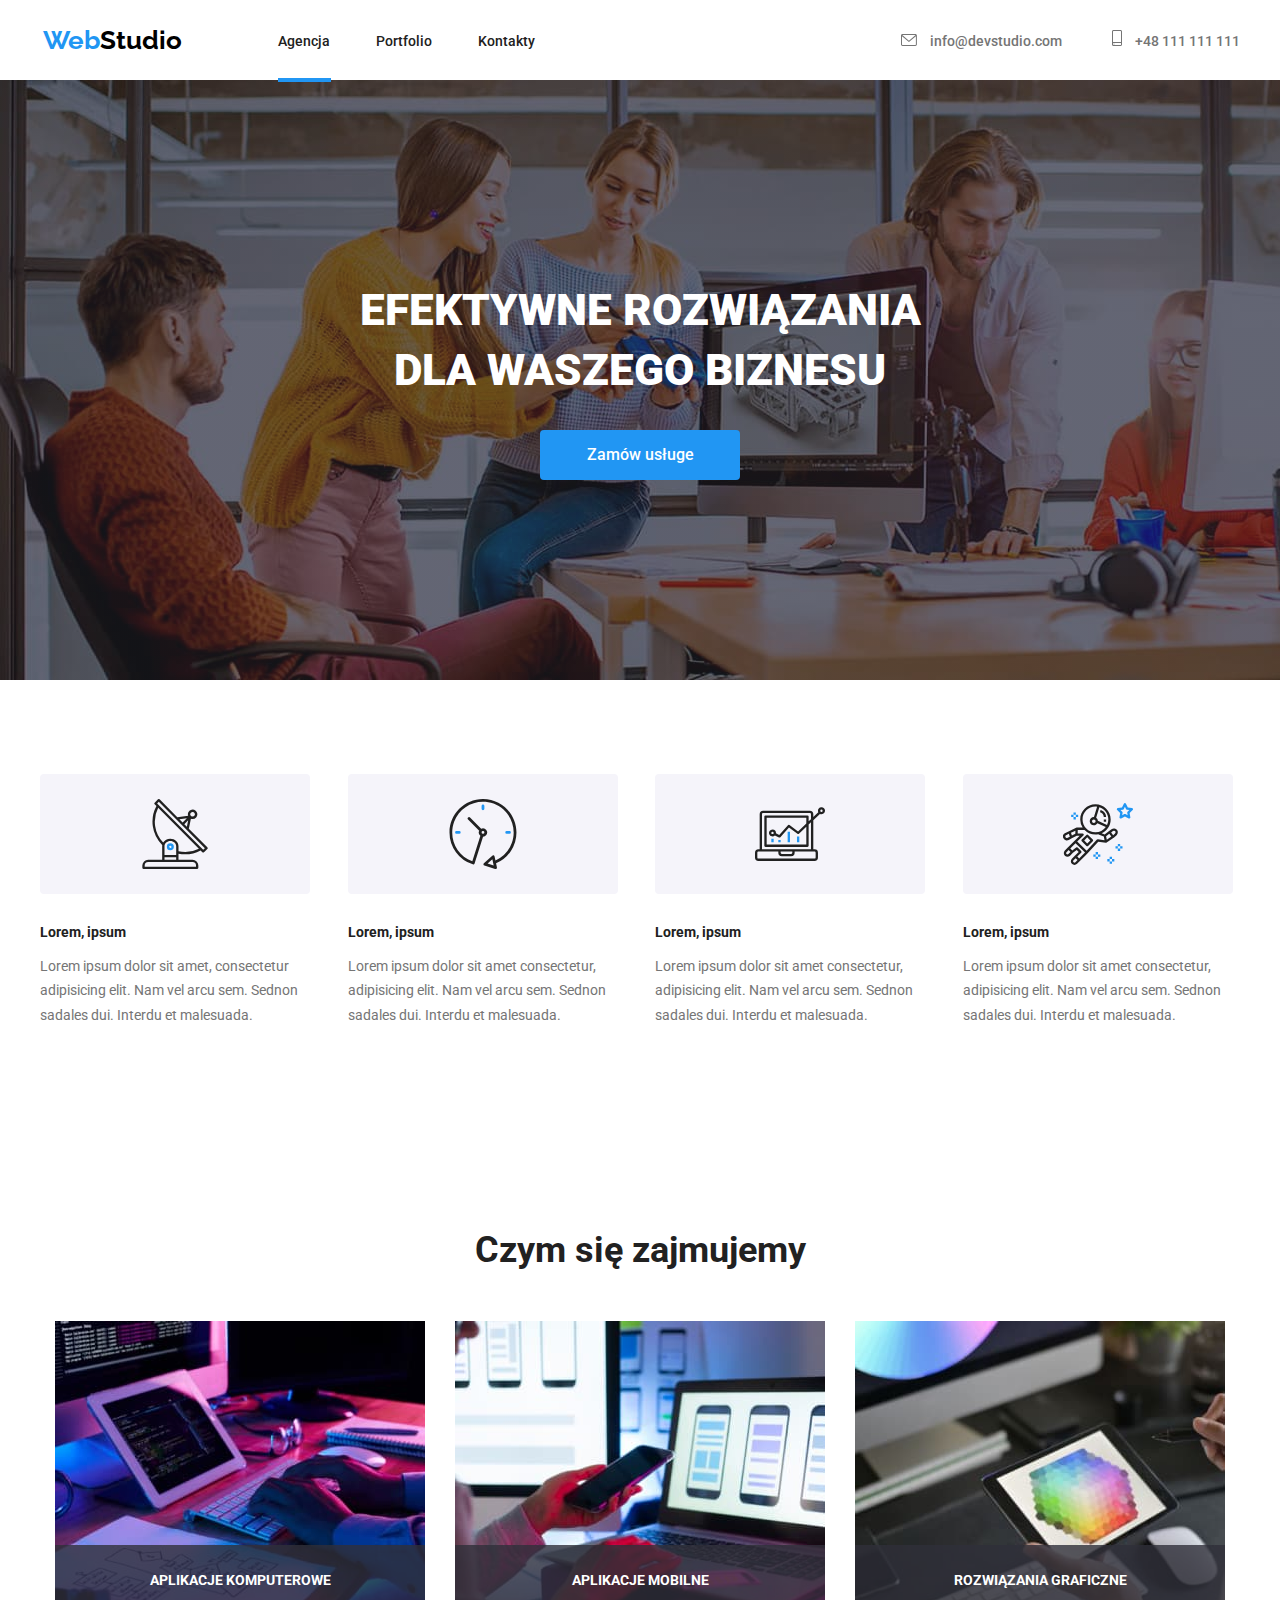
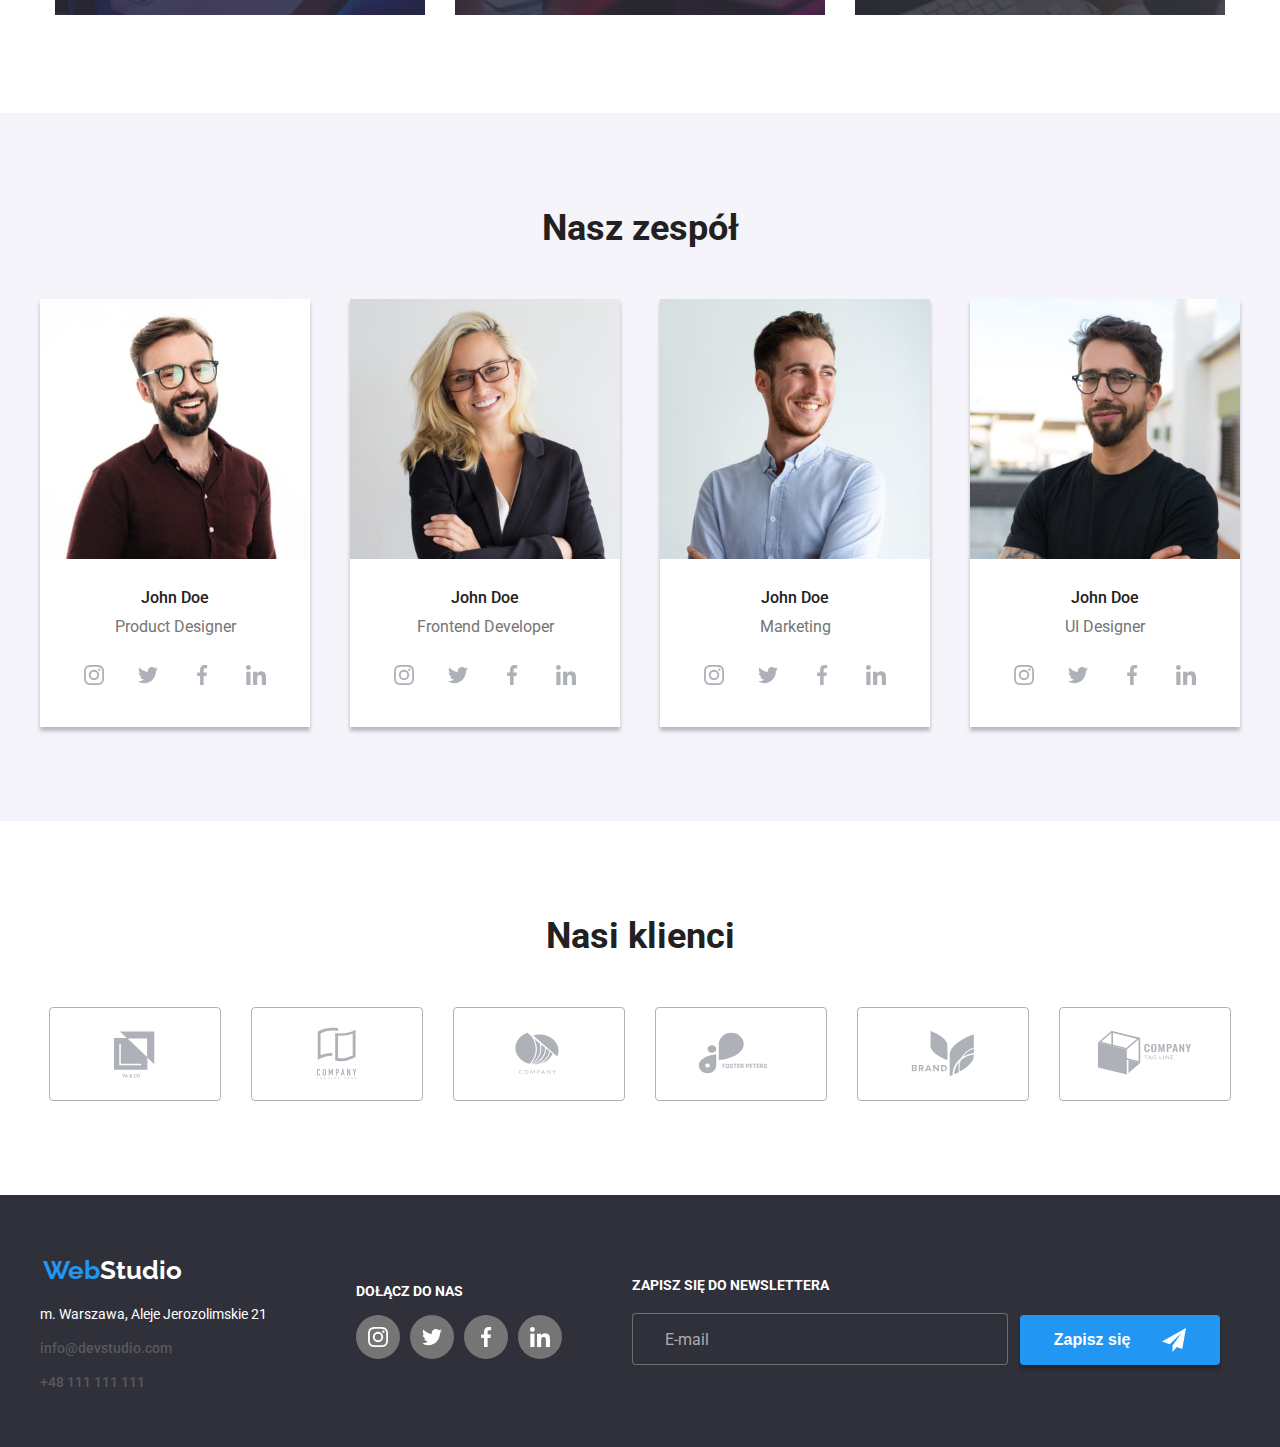
<file: index.html>
<!DOCTYPE html>
<html lang="en">
  <head>
    <link rel="stylesheet" href="./css/main.min.css" />
    <title>Homework</title>
    <meta name="description" content="Homework" />
    <meta charset="utf-8" />
    <link rel="preconnect" href="https://fonts.googleapis.com" />
    <link rel="preconnect" href="https://fonts.gstatic.com" crossorigin />
    <link
      href="https://fonts.googleapis.com/css2?family=Raleway:wght@700&family=Roboto:wght@400;500;700;900&display=swap"
      rel="stylesheet"
    />
  </head>
  <body>
    <header>
      <section class="page-header container">
        <a class="logo page-header__color" href="./index.html">
          <span class="logo__color">Web</span>Studio</a
        >
        <nav class="navigation-header">
          <ul class="navigation-header__list">
            <li>
              <a
                class="navigation-header__link navigation-header--underline-active active-blue"
                href="./index.html"
                >Agencja</a
              >
            </li>
            <li>
              <a
                class="navigation-header__link active-blue"
                href="./portfolio.html"
                >Portfolio</a
              >
            </li>
            <li>
              <a
                class="navigation-header__link active-blue"
                href="./kontakt.html"
                >Kontakty</a
              >
            </li>
          </ul>
        </nav>
        <ul class="contact-header">
          <li>
            <a
              class="contact-header__item active-blue"
              href="mailto:info@devstudio.com"
            >
              <svg class="contact-header__icon" width="16" height="12">
                <use href="./images/icons.svg#icon-envelope"></use>
              </svg>
              info@devstudio.com</a
            >
          </li>
          <li>
            <a
              class="contact-header__item active-blue contact-tel"
              href="tel:+48111111111"
            >
              <svg class="contact-header__icon" width="10" height="16">
                <use href="./images/icons.svg#icon-smartphone"></use>
              </svg>
              +48 111 111 111</a
            >
          </li>
        </ul>
      </section>
    </header>
    <main>
      <section class="motto-section">
        <div class="motto-section__inner container">
          <h1 class="motto-section__title">
            EFEKTYWNE ROZWIĄZANIA<br />DLA WASZEGO BIZNESU
          </h1>
          <button
            data-modal-open
            class="motto-section__btn buttons"
            type="button"
          >
            Zamów usługe
          </button>
        </div>
      </section>
      <section class="container section">
        <ul class="rules-list">
          <li>
            <div class="rules-list__icon">
              <svg width="70" height="70">
                <use href="./images/icons.svg#icon-antenna"></use>
              </svg>
            </div>
            <h4 class="rules-list__title">Lorem, ipsum</h4>
            <p class="rules-list__explain">
              Lorem ipsum dolor sit amet, consectetur adipisicing elit. Nam vel
              arcu sem. Sednon sadales dui. Interdu et malesuada.
            </p>
          </li>
          <li>
            <div class="rules-list__icon">
              <svg width="70" height="70">
                <use href="./images/icons.svg#icon-clock"></use>
              </svg>
            </div>
            <h4 class="rules-list__title">Lorem, ipsum</h4>
            <p class="rules-list__explain">
              Lorem ipsum dolor sit amet consectetur, adipisicing elit. Nam vel
              arcu sem. Sednon sadales dui. Interdu et malesuada.
            </p>
          </li>
          <li>
            <div class="rules-list__icon">
              <svg width="70" height="70">
                <use href="./images/icons.svg#icon-diagram"></use>
              </svg>
            </div>
            <h4 class="rules-list__title">Lorem, ipsum</h4>
            <p class="rules-list__explain">
              Lorem ipsum dolor sit amet consectetur, adipisicing elit. Nam vel
              arcu sem. Sednon sadales dui. Interdu et malesuada.
            </p>
          </li>
          <li>
            <div class="rules-list__icon">
              <svg width="70" height="70">
                <use href="./images/icons.svg#icon-astronaut"></use>
              </svg>
            </div>
            <h4 class="rules-list__title">Lorem, ipsum</h4>
            <p class="rules-list__explain">
              Lorem ipsum dolor sit amet consectetur, adipisicing elit. Nam vel
              arcu sem. Sednon sadales dui. Interdu et malesuada.
            </p>
          </li>
        </ul>
      </section>
      <section class="our-work container section">
        <h2 class="our-work__title">Czym się zajmujemy</h2>
        <ul class="our-work__img">
          <li>
            <img
              src="./images/box1.jpg"
              alt="Ktoś pisze kod html"
              width="370"
              height="294"
            />
            <figcaption class="our-work__figcaption">
              <h3 class="our-work__description">APLIKACJE KOMPUTEROWE</h3>
            </figcaption>
          </li>
          <li>
            <img
              src="./images/box2.jpg"
              alt="Telefon i laptop z efektem pracy"
              width="370"
              height="294"
            />
            <figcaption class="our-work__figcaption">
              <h3 class="our-work__description">APLIKACJE MOBILNE</h3>
            </figcaption>
          </li>
          <li>
            <img
              src="./images/box3.jpg"
              alt="Edycja grafiki na tablecie"
              width="370"
              height="294"
            />
            <figcaption class="our-work__figcaption">
              <h3 class="our-work__description">ROZWIĄZANIA GRAFICZNE</h3>
            </figcaption>
          </li>
        </ul>
      </section>
      <section class="our-team section">
        <div class="container">
          <h2 class="our-team__title">Nasz zespół</h2>
          <ul class="our-team__list">
            <li class="our-team__member">
              <img
                src="./images/ProductDesigner.jpg"
                alt="Zdjęcie osoby Product Designer"
                width="270"
                height="260"
              />
              <h3 class="our-team__name">John Doe</h3>
              <ul class="media-section">
                <li class="our-team__specialization">Product Designer</li>
                <li class="media-section__list">
                  <a class="active-blue" href="https://www.instagram.com/">
                    <div class="our-team__icon-circle">
                      <svg class="our-team__icon" width="20" height="20">
                        <use href="./images/icons.svg#icon-instagram"></use>
                      </svg></div></a
                  ><a class="active-blue" href="https://www.twitter.com/">
                    <div class="our-team__icon-circle">
                      <svg class="our-team__icon" width="20" height="20">
                        <use href="./images/icons.svg#icon-twitter"></use>
                      </svg></div
                  ></a>
                  <a class="active-blue" href="https://www.facebook.com/">
                    <div class="our-team__icon-circle">
                      <svg class="our-team__icon" width="20" height="20">
                        <use href="./images/icons.svg#icon-facebook"></use>
                      </svg></div></a
                  ><a class="active-blue" href="https://pl.linkedin.com/">
                    <div class="our-team__icon-circle">
                      <svg class="our-team__icon" width="20" height="20">
                        <use href="./images/icons.svg#icon-linkedin"></use>
                      </svg></div
                  ></a>
                </li>
              </ul>
            </li>
            <li class="our-team__member">
              <img
                src="./images/FrontendDeveloper.jpg"
                alt="Zdjecie osoby Frontend Developer"
                width="270"
                height="260"
              />
              <h3 class="our-team__name">John Doe</h3>
              <ul class="media-section">
                <li class="our-team__specialization">Frontend Developer</li>
                <li class="media-section__list">
                  <a class="active-blue" href="https://www.instagram.com/">
                    <div class="our-team__icon-circle">
                      <svg class="our-team__icon" width="20" height="20">
                        <use href="./images/icons.svg#icon-instagram"></use>
                      </svg></div></a
                  ><a class="active-blue" href="https://www.twitter.com/">
                    <div class="our-team__icon-circle">
                      <svg class="our-team__icon" width="20" height="20">
                        <use href="./images/icons.svg#icon-twitter"></use>
                      </svg></div
                  ></a>
                  <a class="active-blue" href="https://www.facebook.com/">
                    <div class="our-team__icon-circle">
                      <svg class="our-team__icon" width="20" height="20">
                        <use href="./images/icons.svg#icon-facebook"></use>
                      </svg></div></a
                  ><a class="active-blue" href="https://pl.linkedin.com/">
                    <div class="our-team__icon-circle">
                      <svg class="our-team__icon" width="20" height="20">
                        <use href="./images/icons.svg#icon-linkedin"></use>
                      </svg></div
                  ></a>
                </li>
              </ul>
            </li>
            <li class="our-team__member">
              <img
                src="./images/Marketing.jpg"
                alt="Zdjęcie osoby Marketing"
                width="270"
                height="260"
              />
              <h3 class="our-team__name">John Doe</h3>
              <ul class="media-section">
                <li class="our-team__specialization">Marketing</li>
                <li class="media-section__list media">
                  <a class="active-blue" href="https://www.instagram.com/">
                    <div class="our-team__icon-circle">
                      <svg class="our-team__icon" width="20" height="20">
                        <use href="./images/icons.svg#icon-instagram"></use>
                      </svg></div></a
                  ><a class="active-blue" href="https://www.twitter.com/">
                    <div class="our-team__icon-circle">
                      <svg class="our-team__icon" width="20" height="20">
                        <use href="./images/icons.svg#icon-twitter"></use>
                      </svg></div
                  ></a>
                  <a class="active-blue" href="https://www.facebook.com/">
                    <div class="our-team__icon-circle">
                      <svg class="our-team__icon" width="20" height="20">
                        <use href="./images/icons.svg#icon-facebook"></use>
                      </svg></div></a
                  ><a class="active-blue" href="https://pl.linkedin.com/">
                    <div class="our-team__icon-circle">
                      <svg class="our-team__icon" width="20" height="20">
                        <use href="./images/icons.svg#icon-linkedin"></use>
                      </svg></div
                  ></a>
                </li>
              </ul>
            </li>

            <li class="our-team__member">
              <img
                src="./images/UIDesigner.jpg"
                alt="Zdjęcie osoby UI Designer"
                width="270"
                height="260"
              />
              <h3 class="our-team__name">John Doe</h3>
              <ul class="media-section">
                <li class="our-team__specialization">UI Designer</li>
                <li class="media-section__list media">
                  <a class="active-blue" href="https://www.instagram.com/">
                    <div class="our-team__icon-circle">
                      <svg class="our-team__icon" width="20" height="20">
                        <use href="./images/icons.svg#icon-instagram"></use>
                      </svg></div></a
                  ><a class="active-blue" href="https://www.twitter.com/">
                    <div class="our-team__icon-circle">
                      <svg class="our-team__icon" width="20" height="20">
                        <use href="./images/icons.svg#icon-twitter"></use>
                      </svg></div
                  ></a>
                  <a class="active-blue" href="https://www.facebook.com/">
                    <div class="our-team__icon-circle">
                      <svg class="our-team__icon" width="20" height="20">
                        <use href="./images/icons.svg#icon-facebook"></use>
                      </svg></div></a
                  ><a class="active-blue" href="https://pl.linkedin.com/">
                    <div class="our-team__icon-circle">
                      <svg class="our-team__icon" width="20" height="20">
                        <use href="./images/icons.svg#icon-linkedin"></use>
                      </svg></div
                  ></a>
                </li>
              </ul>
            </li>
          </ul>
        </div>
      </section>
      <section class="clients-section section container">
        <h2 class="clients-section__title">Nasi klienci</h2>
        <ul class="clients-section__list">
          <li class="clients-section__item">
            <a class="active-blue" href="https://www.google.pl/">
              <div class="clients-section__box">
                <svg class="clients-section__logo" width="106" height="60">
                  <use href="./images/icons.svg#icon-Logo"></use>
                </svg></div></a
            ><a class="active-blue" href="https://www.google.pl/">
              <div class="clients-section__box">
                <svg class="clients-section__logo" width="106" height="60">
                  <use href="./images/icons.svg#icon-Logotwo"></use>
                </svg></div
            ></a>
            <a class="active-blue" href="https://www.google.pl/">
              <div class="clients-section__box">
                <svg class="clients-section__logo" width="106" height="60">
                  <use href="./images/icons.svg#icon-Logothree"></use>
                </svg></div></a
            ><a class="active-blue" href="https://www.google.pl/">
              <div class="clients-section__box">
                <svg class="clients-section__logo" width="106" height="60">
                  <use href="./images/icons.svg#icon-Logofour"></use>
                </svg></div></a
            ><a class="active-blue" href="https://www.google.pl/">
              <div class="clients-section__box">
                <svg class="clients-section__logo" width="106" height="60">
                  <use href="./images/icons.svg#icon-Logofive"></use>
                </svg></div></a
            ><a class="active-blue" href="https://www.google.pl/">
              <div class="clients-section__box">
                <svg class="clients-section__logo" width="106" height="60">
                  <use href="./images/icons.svg#icon-Logosix"></use>
                </svg></div
            ></a>
          </li>
        </ul>
      </section>
    </main>
    <footer class="page-footer">
      <section class="container page-footer__box">
        <section class="our-zone">
          <a class="logo page-footer__logo" href="./index"
            ><span class="logo__color">Web</span>Studio</a
          >
          <address class="our-zone__legal-addres">
            <p class="our-zone__address">m. Warszawa, Aleje Jerozolimskie 21</p>

            <a
              class="our-zone__contact active-blue"
              href="mailto:info@devstudio.com"
              >info@devstudio.com</a
            >
            <a class="our-zone__contact active-blue" href="tel:+48111111111"
              >+48 111 111 111</a
            >
          </address>
        </section>
        <section class="media-footer">
          <ul>
            <h4 class="media-footer__title">DOŁĄCZ DO NAS</h4>
          </ul>
          <ul>
            <li class="media-section__list">
              <a class="active-blue" href="https://www.instagram.com/"
                ><div class="media-footer__box">
                  <svg class="media-footer__icon" width="20" height="20">
                    <use href="./images/icons.svg#icon-instagram"></use>
                  </svg></div></a
              ><a class="active-blue" href="https://www.twitter.com/"
                ><div class="media-footer__box">
                  <svg class="media-footer__icon" width="20" height="20">
                    <use href="./images/icons.svg#icon-twitter"></use>
                  </svg>
                </div>
              </a>
              <a class="active-blue" href="https://www.facebook.com/"
                ><div class="media-footer__box">
                  <svg class="media-footer__icon" width="20" height="20">
                    <use href="./images/icons.svg#icon-facebook"></use>
                  </svg></div
              ></a>
              <a class="active-blue" href="https://pl.linkedin.com/">
                <div class="media-footer__box">
                  <svg class="media-footer__icon" width="20" height="20">
                    <use href="./images/icons.svg#icon-linkedin"></use>
                  </svg>
                </div>
              </a>
            </li>
          </ul>
        </section>

        <form class="newsletter">
          <div class="newsletter__box">
            <label class="newsletter__label" for="email-newsletter"
              >ZAPISZ SIĘ DO NEWSLETTERA</label
            >
            <input
              class="newsletter__input"
              type="email"
              name="email-newsletter"
              id="email-newsletter"
              placeholder="E-mail"
            />
          </div>
          <button class="newsletter__btn" type="submit">
            Zapisz się<svg class="newsletter__btn--icon" width="24" height="24">
              <use href="./images/icons.svg#icon-icon-send"></use>
            </svg>
          </button>
        </form>
      </section>
    </footer>

    <!-- Wszystkie Twoje znaczniki HTML, w tym znaczniki okna modalnego  -->
    <div class="modal__backdrop modal__is-hidden" data-modal>
      <div class="modal">
        <button data-modal-close class="modal__icon-close">
          <svg width="11" height="11">
            <use href="./images/icons.svg#icon-cross"></use>
          </svg>
        </button>
        <form class="modal-form">
          <div
            class="modal-form__fildset"
            role="group"
            aria-labelledby="order-form"
          >
            <h3 class="modal-form__fildset-title" id="order-form">
              Zostaw swoje dane w formularzu poniżej
            </h3>
            <div class="modal-form__item">
              <label for="name" class="modal-form__label">Imie </label>
              <div class="modal-form__focus">
                <svg class="modal-form__icon" width="13" height="13">
                  <use href="./images/icons.svg#icon-personal"></use>
                </svg>
                <input
                  class="modal-form__input"
                  id="name"
                  name="user-name"
                  type="text"
                  placeholder=" "
                  required
                />
              </div>
            </div>
            <div class="modal-form__item">
              <label for="telephon" class="modal-form__label">Telefon</label>
              <div class="modal-form__focus">
                <svg class="modal-form__icon" width="13" height="13">
                  <use href="./images/icons.svg#icon-telephon"></use>
                </svg>

                <input
                  class="modal-form__input"
                  id="telephon"
                  name="phone_number"
                  type="tel"
                  placeholder=" "
                  required
                />
              </div>
            </div>
            <div class="modal-form__item">
              <label for="user-email" class="modal-form__label">E-mail</label>
              <div class="modal-form__focus">
                <svg class="modal-form__icon" width="13" height="13">
                  <use href="./images/icons.svg#icon-email"></use>
                </svg>

                <input
                  class="modal-form__input"
                  id="user-email"
                  name="email"
                  type="email"
                  placeholder=" "
                  required
                />
              </div>
            </div>
            <div class="modal-form__item">
              <label for="comment" class="modal-form__label">Komentarz </label>
              <textarea
                class="modal-form__textarea"
                id="comment"
                name="comment"
                rows="8"
                placeholder="Wprowadź tekst"
              ></textarea>
            </div>
          </div>
          <div class="modal-form__check-div">
            <input
              class="modal-form__check-input"
              type="checkbox"
              id="checkbox"
              name="declare"
              required
            />
            <label for="checkbox" class="modal-form__check-label"
              >Oświadczam iż akceptuję
              <a
                class="active-blue modal-form__check-link"
                href="https://www.google.pl/"
              >
                Regulamin</a
              >
              i<a
                class="active-blue modal-form__check-link"
                href="https://www.google.pl/"
              >
                Politykę Prywatności.</a
              ></label
            >
          </div>
          <button type="submit" class="modal-form__btn">Wyślij</button>
        </form>
      </div>
    </div>
    <!-- Umieść przed zamykającym tagiem body -->
    <script src="./js/modal.js"></script>
  </body>
</html>
</file>
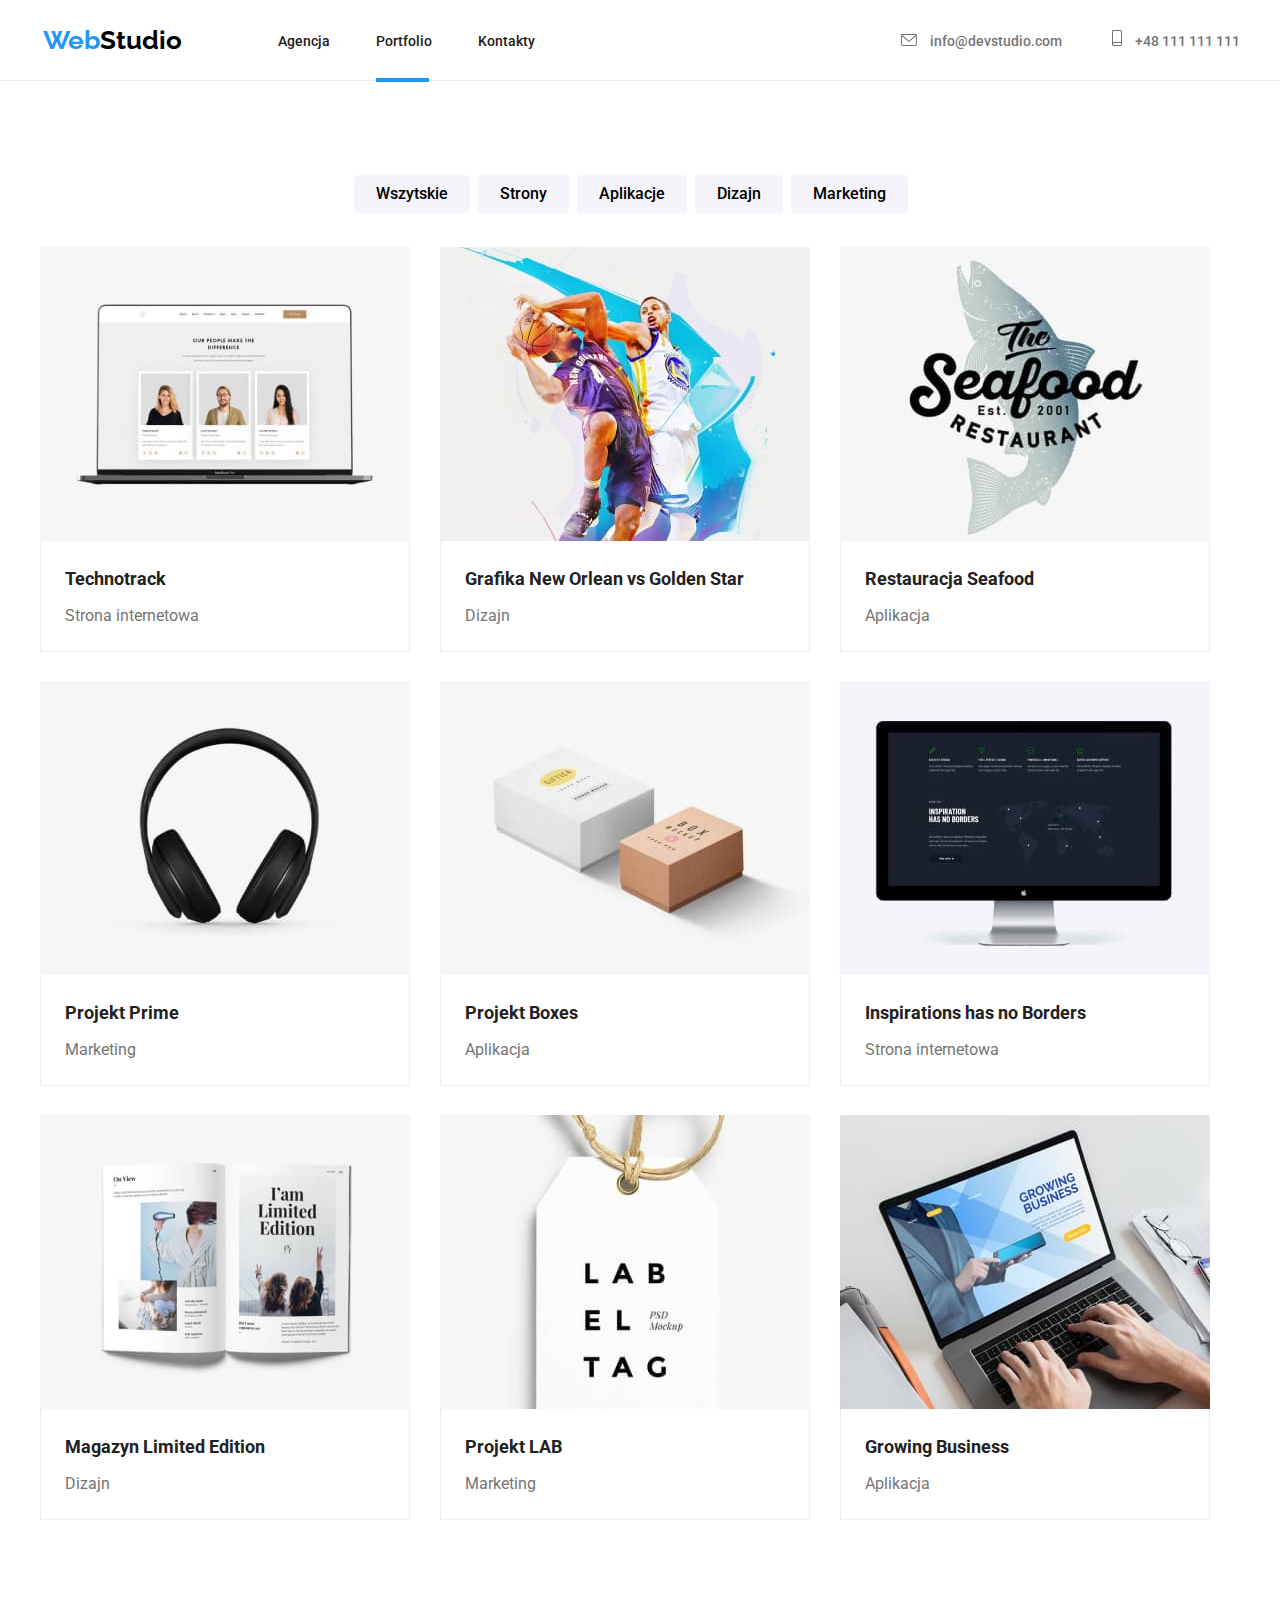
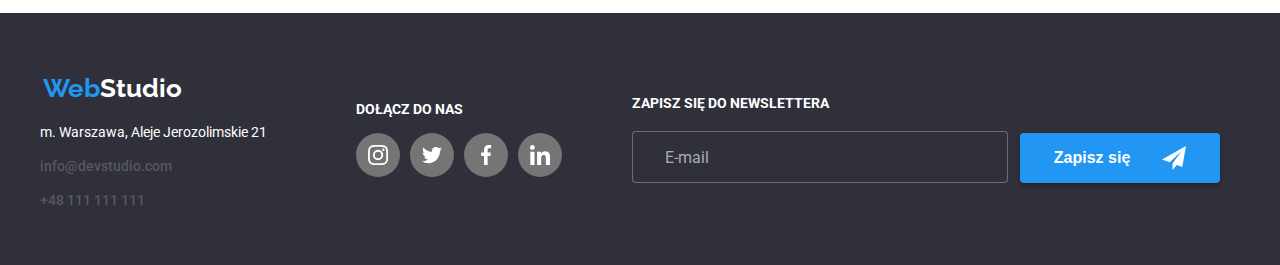
<file: portfolio.html>
<!DOCTYPE html>
<html lang="en">
  <head>
    <link rel="stylesheet" href="./css/main.min.css" />
    <title>Homework 02</title>
    <meta name="description" content="Homework" />
    <meta charset="utf-8" />
    <link rel="preconnect" href="https://fonts.googleapis.com" />
    <link rel="preconnect" href="https://fonts.gstatic.com" crossorigin />
    <link
      href="https://fonts.googleapis.com/css2?family=Raleway:wght@700&family=Roboto:wght@400;500;700;900&display=swap"
      rel="stylesheet"
    />
  </head>
  <body>
    <header class="page-header--underline">
      <section class="page-header container">
        <a class="logo page-header__color" href="./index.html">
          <span class="logo__color">Web</span>Studio</a
        >
        <nav class="navigation-header">
          <ul class="navigation-header__list">
            <li>
              <a class="navigation-header__link active-blue" href="./index.html"
                >Agencja</a
              >
            </li>
            <li>
              <a
                class="navigation-header__link active-blue navigation-header--underline-active"
                href="./portfolio.html"
                >Portfolio</a
              >
            </li>
            <li>
              <a
                class="navigation-header__link active-blue"
                href="./kontakt.html"
                >Kontakty</a
              >
            </li>
          </ul>
        </nav>
        <ul class="contact-header">
          <li>
            <a
              class="contact-header__item active-blue"
              href="mailto:info@devstudio.com"
            >
              <svg class="contact-header__icon" width="16" height="12">
                <use href="./images/icons.svg#icon-envelope"></use>
              </svg>
              info@devstudio.com</a
            >
          </li>
          <li>
            <a
              class="contact-header__item active-blue contact-tel"
              href="tel:+48111111111"
            >
              <svg class="contact-header__icon" width="10" height="16">
                <use href="./images/icons.svg#icon-smartphone"></use>
              </svg>
              +48 111 111 111</a
            >
          </li>
        </ul>
      </section>
    </header>
    <main>
      <section class="product-box section container">
        <ul class="selection-btn">
          <li>
            <button class="buttons selection-btn__item" type="button">
              Wszytskie
            </button>
          </li>
          <li>
            <button class="buttons selection-btn__item" type="button">
              Strony
            </button>
          </li>
          <li>
            <button class="buttons selection-btn__item" type="button">
              Aplikacje
            </button>
          </li>
          <li>
            <button class="buttons selection-btn__item" type="button">
              Dizajn
            </button>
          </li>
          <li>
            <button class="buttons selection-btn__item" type="button">
              Marketing
            </button>
          </li>
        </ul>
        <ul class="product-box__list">
          <li class="product-box__item">
            <div class="box-overlay">
              <img
                src="./images/technocrack.jpg"
                alt="Laptop ze stroną internetową"
                width="370"
                height="294"
              />
              <div class="box-overlay__hidden">
                <p class="box-overlay__label">
                  Technocrack jest popularną platformą wykorzystywaną do
                  rozpowszechniania koronawirusa. Firmy wykorzystują tę
                  platformę do celów szpiegowskich i ataków na niezabezpieczone
                  serwery konkurencji
                </p>
              </div>
            </div>
            <div class="product-box__label">
              <ul class="label-product">
                <li>
                  <h3 class="label-product__title">Technotrack</h3>
                </li>
                <li class="product-box__type">Strona internetowa</li>
              </ul>
            </div>
          </li>
          <li class="product-box__item">
            <div class="box-overlay">
              <img
                src="./images/NOvsGS.jpg"
                alt="Koszykarze"
                width="370"
                height="294"
              />
              <div class="box-overlay__hidden">
                <p class="box-overlay__label">
                  Technocrack jest popularną platformą wykorzystywaną do
                  rozpowszechniania koronawirusa. Firmy wykorzystują tę
                  platformę do celów szpiegowskich i ataków na niezabezpieczone
                  serwery konkurencji
                </p>
              </div>
            </div>
            <div class="product-box__label">
              <ul class="label-product">
                <li>
                  <h3 class="label-product__title">
                    Grafika New Orlean vs Golden Star
                  </h3>
                </li>
                <li class="product-box__type">Dizajn</li>
              </ul>
            </div>
          </li>
          <li class="product-box__item">
            <div class="box-overlay">
              <img
                src="./images/seafood.jpg"
                alt="Logo The Seafood Restaurant"
                width="370"
                height="294"
              />
              <div class="box-overlay__hidden">
                <p class="box-overlay__label">
                  Technocrack jest popularną platformą wykorzystywaną do
                  rozpowszechniania koronawirusa. Firmy wykorzystują tę
                  platformę do celów szpiegowskich i ataków na niezabezpieczone
                  serwery konkurencji
                </p>
              </div>
            </div>
            <div class="product-box__label">
              <ul class="label-product">
                <li>
                  <h3 class="label-product__title">Restauracja Seafood</h3>
                </li>
                <li class="product-box__type">Aplikacja</li>
              </ul>
            </div>
          </li>
          <li class="product-box__item">
            <div class="box-overlay">
              <img
                src="./images/Prime.jpg"
                alt="Słuchawki"
                width="370"
                height="294"
              />
              <div class="box-overlay__hidden">
                <p class="box-overlay__label">
                  Technocrack jest popularną platformą wykorzystywaną do
                  rozpowszechniania koronawirusa. Firmy wykorzystują tę
                  platformę do celów szpiegowskich i ataków na niezabezpieczone
                  serwery konkurencji
                </p>
              </div>
            </div>
            <div class="product-box__label">
              <ul class="label-product">
                <li>
                  <h3 class="label-product__title">Projekt Prime</h3>
                </li>
                <li class="product-box__type">Marketing</li>
              </ul>
            </div>
          </li>
          <li class="product-box__item">
            <div class="box-overlay">
              <img
                src="./images/Boxes.jpg"
                alt="Dwa pudełka"
                width="370"
                height="294"
              />
              <div class="box-overlay__hidden">
                <p class="box-overlay__label">
                  Technocrack jest popularną platformą wykorzystywaną do
                  rozpowszechniania koronawirusa. Firmy wykorzystują tę
                  platformę do celów szpiegowskich i ataków na niezabezpieczone
                  serwery konkurencji
                </p>
              </div>
            </div>
            <div class="product-box__label">
              <ul class="label-product">
                <li>
                  <h3 class="label-product__title">Projekt Boxes</h3>
                </li>
                <li class="product-box__type">Aplikacja</li>
              </ul>
            </div>
          </li>
          <li class="product-box__item">
            <div class="box-overlay">
              <img
                src="./images/Inspiration.jpg"
                alt="Ekran ze stoną internetową"
                width="370"
                height="294"
              />
              <div class="box-overlay__hidden">
                <p class="box-overlay__label">
                  Technocrack jest popularną platformą wykorzystywaną do
                  rozpowszechniania koronawirusa. Firmy wykorzystują tę
                  platformę do celów szpiegowskich i ataków na niezabezpieczone
                  serwery konkurencji
                </p>
              </div>
            </div>
            <div class="product-box__label">
              <ul class="label-product">
                <li>
                  <h3 class="label-product__title">
                    Inspirations has no Borders
                  </h3>
                </li>
                <li class="product-box__type">Strona internetowa</li>
              </ul>
            </div>
          </li>
          <li class="product-box__item">
            <div class="box-overlay">
              <img
                src="./images/Limited.jpg"
                alt="Otwarty magazyn"
                width="370"
                height="294"
              />
              <div class="box-overlay__hidden">
                <p class="box-overlay__label">
                  Technocrack jest popularną platformą wykorzystywaną do
                  rozpowszechniania koronawirusa. Firmy wykorzystują tę
                  platformę do celów szpiegowskich i ataków na niezabezpieczone
                  serwery konkurencji
                </p>
              </div>
            </div>
            <div class="product-box__label">
              <ul class="label-product">
                <li>
                  <h3 class="label-product__title">Magazyn Limited Edition</h3>
                </li>
                <li class="product-box__type">Dizajn</li>
              </ul>
            </div>
          </li>
          <li class="product-box__item">
            <div class="box-overlay">
              <img
                src="./images/Lab.jpg"
                alt="Napis LAB EL TAG"
                width="370"
                height="294"
              />
              <div class="box-overlay__hidden">
                <p class="box-overlay__label">
                  Technocrack jest popularną platformą wykorzystywaną do
                  rozpowszechniania koronawirusa. Firmy wykorzystują tę
                  platformę do celów szpiegowskich i ataków na niezabezpieczone
                  serwery konkurencji
                </p>
              </div>
            </div>
            <div class="product-box__label">
              <ul class="label-product">
                <li>
                  <h3 class="label-product__title">Projekt LAB</h3>
                </li>
                <li class="product-box__type">Marketing</li>
              </ul>
            </div>
          </li>
          <li class="product-box__item">
            <div class="box-overlay">
              <img
                src="./images/GrowingBusiness.jpg"
                alt="Ktoś pisze na laptopie"
                width="370"
                height="294"
              />
              <div class="box-overlay__hidden">
                <p class="box-overlay__label">
                  Technocrack jest popularną platformą wykorzystywaną do
                  rozpowszechniania koronawirusa. Firmy wykorzystują tę
                  platformę do celów szpiegowskich i ataków na niezabezpieczone
                  serwery konkurencji
                </p>
              </div>
            </div>
            <div class="product-box__label">
              <ul class="label-product">
                <li>
                  <h3 class="label-product__title">Growing Business</h3>
                </li>
                <li class="product-box__type">Aplikacja</li>
              </ul>
            </div>
          </li>
        </ul>
      </section>
    </main>
    <footer class="page-footer">
      <section class="container page-footer__box">
        <section class="our-zone">
          <a class="logo page-footer__logo" href="./index"
            ><span class="logo__color">Web</span>Studio</a
          >
          <address class="our-zone__legal-addres">
            <p class="our-zone__address">m. Warszawa, Aleje Jerozolimskie 21</p>

            <a
              class="our-zone__contact active-blue"
              href="mailto:info@devstudio.com"
              >info@devstudio.com</a
            >
            <a class="our-zone__contact active-blue" href="tel:+48111111111"
              >+48 111 111 111</a
            >
          </address>
        </section>
        <section class="media-footer">
          <ul>
            <h4 class="media-footer__title">DOŁĄCZ DO NAS</h4>
          </ul>
          <ul>
            <li class="media-section__list">
              <a class="active-blue" href="https://www.instagram.com/"
                ><div class="media-footer__box">
                  <svg class="media-footer__icon" width="20" height="20">
                    <use href="./images/icons.svg#icon-instagram"></use>
                  </svg></div></a
              ><a class="active-blue" href="https://www.twitter.com/"
                ><div class="media-footer__box">
                  <svg class="media-footer__icon" width="20" height="20">
                    <use href="./images/icons.svg#icon-twitter"></use>
                  </svg>
                </div>
              </a>
              <a class="active-blue" href="https://www.facebook.com/"
                ><div class="media-footer__box">
                  <svg class="media-footer__icon" width="20" height="20">
                    <use href="./images/icons.svg#icon-facebook"></use>
                  </svg></div
              ></a>
              <a class="active-blue" href="https://pl.linkedin.com/">
                <div class="media-footer__box">
                  <svg class="media-footer__icon" width="20" height="20">
                    <use href="./images/icons.svg#icon-linkedin"></use>
                  </svg>
                </div>
              </a>
            </li>
          </ul>
        </section>

        <form class="newsletter">
          <div class="newsletter__box">
            <label class="newsletter__label" for="email-newsletter"
              >ZAPISZ SIĘ DO NEWSLETTERA</label
            >
            <input
              class="newsletter__input"
              type="email"
              name="email-newsletter"
              id="email-newsletter"
              placeholder="E-mail"
            />
          </div>
          <button class="newsletter__btn" type="submit">
            Zapisz się<svg class="newsletter__btn--icon" width="24" height="24">
              <use href="./images/icons.svg#icon-icon-send"></use>
            </svg>
          </button>
        </form>
      </section>
    </footer>
  </body>
</html>
</file>
<file: css/main.min.css>
body{font-family:var(--main-font);color:var(--main-text);padding:0px;margin:0px}ul{list-style-type:none;padding-left:0px;margin:0px}h2{font-size:36px;line-height:1.172}.container{width:1200px;margin:0 auto;height:auto;padding-left:0px}.section{padding-top:94px;padding-bottom:94px}.buttons{font-family:var(--main-font);color:var(main-text);font-weight:500;font-size:16px;line-height:1.63;cursor:pointer;background-color:var(--buttons-background);border-radius:4px}.buttons:hover,.buttons:focus,.buttons:active{color:var(--logo-footer);background-color:var(--link-focus);border:var(--link-focus);-webkit-transition:var(--transition-active);transition:var(--transition-active)}.active-blue:focus,.active-blue:hover,.active-blue:active{color:var(--link-focus);-webkit-transition:var(--transition-active);transition:var(--transition-active)}.active-blue:focus .our-team__icon-circle,.active-blue:focus .our-team__icon,.active-blue:hover .our-team__icon-circle,.active-blue:hover .our-team__icon,.active-blue:active .our-team__icon-circle,.active-blue:active .our-team__icon{background-color:var(--link-focus);fill:var(--logo-footer);-webkit-transition:var(--transition-active);transition:var(--transition-active)}.active-blue:focus .clients-section__box,.active-blue:focus .clients-section__logo,.active-blue:hover .clients-section__box,.active-blue:hover .clients-section__logo,.active-blue:active .clients-section__box,.active-blue:active .clients-section__logo{border-color:--link-focus;fill:var(--link-focus);-webkit-transition:var(--transition-active);transition:var(--transition-active)}.active-blue:focus>.clients-section__box,.active-blue:hover>.clients-section__box,.active-blue:active>.clients-section__box{border-color:var(--link-focus);fill:var(--link-focus)}.active-blue:focus>.media-footer__box,.active-blue:hover>.media-footer__box,.active-blue:active>.media-footer__box{background-color:var(--link-focus);fill:var(--logo-footer);-webkit-transition:var(--transition-active);transition:var(--transition-active)}:root{--main-text: #212121;--link-focus: #2196f3;--logo-footer: #ffffff;--signatures: #757575;--contact-footer: rgba(117, 117, 117, 0.6);--baground: #2f303a;--buttons-background: #f5f4fa;--main-font: "Roboto", sans-serif;--logo-font: "Raleway", sans-serif;--logo-black: rgb(0, 0, 0);--border-select-product: rgb(238, 238, 238);--navi-border: rgb(236, 236, 236);--border-clients-section__box: rgba(175, 177, 184, 1);--clients-section__box: rgb(175, 177, 184);--gradient-motto: rgba(47, 48, 58, 0.4);--shadow-first-btn-selection: rgba(0, 0, 0, 0.12);--shadow-second-btn-selection: rgba(0, 0, 0, 0.08);--shadow-first-our-product: rgba(0, 0, 0, 0.16);--shadow-second-our-roduct: rgba(0, 0, 0, 0.6);--shadow-teamat: rgba(0, 0, 0, 0.25);--shadow-modal-second: rgba(0, 0, 0, 0.14);--shadow-modal-third: rgba(0, 0, 0, 0.2);--box-description-bgc: rgba(47, 48, 58, 0.8);--box-hidden-portfolio: rgba(33, 150, 243, 0.902);--transition-active: 250ms cubic-bezier(0.4, 0, 0.2, 1);--border-form-modal: rgba(33, 33, 33, 0.2);--newsletter-color-font: rgba(255, 255, 255, 0.6);--newsletter-border: rgba(255, 255, 255, 0.302)}.page-header{display:-webkit-box;display:-ms-flexbox;display:flex;height:80px;-webkit-box-pack:justify;-ms-flex-pack:justify;justify-content:space-between;-webkit-box-align:center;-ms-flex-align:center;align-items:center;background-color:var(--logo-footer)}.page-header__color{color:var(--logo-black)}.logo{font-family:var(--logo-font);font-weight:700;font-size:26px;line-height:1.172;text-decoration:none;display:block;text-align:center;width:145px}.logo__color{color:var(--link-focus)}.navigation-header{display:-webkit-box;display:-ms-flexbox;display:flex;-webkit-box-flex:1;-ms-flex:1;flex:1}.navigation-header__list{display:-webkit-box;display:-ms-flexbox;display:flex;-webkit-box-pack:justify;-ms-flex-pack:justify;justify-content:space-between;-webkit-box-align:center;-ms-flex-align:center;align-items:center;gap:46px;margin-left:93px}.navigation-header__link{font-size:14px;line-height:1.172;font-weight:500;text-decoration:none;color:var(--main-text)}.navigation-header--underline-active{position:relative}.navigation-header--underline-active::after{content:"";background-color:var(--link-focus);width:53px;height:4px;position:absolute;top:45px;left:0}.contact-header{display:-webkit-box;display:-ms-flexbox;display:flex;-webkit-box-pack:justify;-ms-flex-pack:justify;justify-content:space-between;-webkit-box-align:center;-ms-flex-align:center;align-items:center;gap:50px}.contact-header__item{color:var(--signatures);font-weight:500;font-size:14px;line-height:1.172;font-style:normal;text-decoration:none}.contact-header__item:hover>svg,.contact-header__item:focus>svg{fill:var(--link-focus);-webkit-transition:var(--transition-active);transition:var(--transition-active)}.contact-header__icon{fill:var(--signatures);margin-right:10px}.contact-header__icon:hover,.contact-header__icon:focus,.contact-header__icon:active{fill:var(--link-focus);-webkit-transition:var(--transition-active);transition:var(--transition-active)}.motto-section{border:1px;height:600px;border-color:var(--logo-black);background-color:var(--baground);background-image:-webkit-gradient(linear, left top, left bottom, from(var(--gradient-motto)), to(var(--gradient-motto))),url(../images/motto.jpg);background-image:linear-gradient(var(--gradient-motto), var(--gradient-motto)),url(../images/motto.jpg);max-width:1600px;background-size:cover;margin:auto}.motto-section__inner{display:-webkit-box;display:-ms-flexbox;display:flex;-webkit-box-orient:vertical;-webkit-box-direction:normal;-ms-flex-direction:column;flex-direction:column;-webkit-box-pack:center;-ms-flex-pack:center;justify-content:center;-webkit-box-align:center;-ms-flex-align:center;align-items:center;height:100%;gap:30px}.motto-section__title{color:var(--logo-footer);font-weight:900;font-size:44px;line-height:1.364;display:block;margin:0px;text-align:center}.motto-section__btn{font-family:var(--main-font);color:var(--logo-footer);font-weight:500;font-size:16px;line-height:1.63;cursor:pointer;background-color:var(--link-focus);border:1px solid var(--link-focus);width:200px;height:50px;border:0px;padding:10px 41px 10px 42px}.rules-list{display:-webkit-box;display:-ms-flexbox;display:flex;-webkit-box-pack:justify;-ms-flex-pack:justify;justify-content:space-between;padding-left:0px;margin:0px;gap:30px}.rules-list__title{font-weight:700;font-size:14px;line-height:1.172;margin:0px}.rules-list__explain{color:var(--signatures);font-size:14px;line-height:1.72}.rules-list__icon{display:-webkit-box;display:-ms-flexbox;display:flex;-webkit-box-pack:center;-ms-flex-pack:center;justify-content:center;-webkit-box-align:center;-ms-flex-align:center;align-items:center;width:270px;height:120px;background-color:var(--buttons-background);border-radius:4px;margin:0px;margin-bottom:30px}.our-work{display:-webkit-box;display:-ms-flexbox;display:flex;-webkit-box-orient:vertical;-webkit-box-direction:normal;-ms-flex-direction:column;flex-direction:column;-webkit-box-align:center;-ms-flex-align:center;align-items:center}.our-work__title{display:block;margin-top:0px;margin-bottom:50px}.our-work__img{display:-webkit-box;display:-ms-flexbox;display:flex;-webkit-box-pack:justify;-ms-flex-pack:justify;justify-content:space-between;position:relative;padding-left:0px;margin:0px;gap:30px}.our-work__figcaption{display:-webkit-box;display:-ms-flexbox;display:flex;-webkit-box-pack:center;-ms-flex-pack:center;justify-content:center;-webkit-box-align:center;-ms-flex-align:center;align-items:center;width:370px;height:70px;background-color:var(--box-description-bgc);position:absolute;bottom:4px}.our-work__description{font-size:14px;line-height:1.172;font-weight:700;color:var(--logo-footer)}.our-team{background-color:var(--buttons-background);display:-webkit-box;display:-ms-flexbox;display:flex;-webkit-box-orient:vertical;-webkit-box-direction:normal;-ms-flex-direction:column;flex-direction:column;-webkit-box-align:center;-ms-flex-align:center;align-items:center;text-align:center}.our-team__title{display:block;margin-top:0px;margin-bottom:50px}.our-team__list{display:-webkit-box;display:-ms-flexbox;display:flex;-webkit-box-pack:justify;-ms-flex-pack:justify;justify-content:space-between;padding:0px;margin:0px;gap:30px}.our-team__member{display:-webkit-box;display:-ms-flexbox;display:flex;-webkit-box-orient:vertical;-webkit-box-direction:normal;-ms-flex-direction:column;flex-direction:column;-webkit-box-pack:start;-ms-flex-pack:start;justify-content:flex-start;-webkit-box-align:center;-ms-flex-align:center;align-items:center;width:270px;height:428px;background-color:var(--logo-footer);-webkit-box-shadow:0 4px 4px var(--shadow-teamat);box-shadow:0 4px 4px var(--shadow-teamat)}.our-team__name{display:block;width:72px;height:19px;margin-top:30px;margin-bottom:10px;font-weight:500;font-size:16px;line-height:1.172}.our-team__icon-circle{display:-webkit-box;display:-ms-flexbox;display:flex;-webkit-box-pack:center;-ms-flex-pack:center;justify-content:center;-webkit-box-align:center;-ms-flex-align:center;align-items:center;width:44px;height:44px;border-radius:50px;background-color:var(--logo-footer)}.our-team__icon-circle:hover,.our-team__icon-circle:active{background-color:var(--link-focus);-webkit-transition:var(--transition-active);transition:var(--transition-active)}.our-team__icon-circle:hover>svg{fill:var(--logo-footer);background-color:var(--link-focus);-webkit-transition:var(--transition-active);transition:var(--transition-active)}.our-team__specialization{color:var(--signatures);font-size:16px;line-height:1.172}.our-team__icon{fill:var(--clients-section__box)}.media-section{display:block;padding:0px}.media-section__list{display:-webkit-box;display:-ms-flexbox;display:flex;-webkit-box-pack:center;-ms-flex-pack:center;justify-content:center;gap:10px;padding-top:16px}.clients-section{display:-webkit-box;display:-ms-flexbox;display:flex;-webkit-box-orient:vertical;-webkit-box-direction:normal;-ms-flex-direction:column;flex-direction:column;-webkit-box-pack:center;-ms-flex-pack:center;justify-content:center;-webkit-box-align:center;-ms-flex-align:center;align-items:center}.clients-section__title{margin-top:0px;margin-bottom:50px}.clients-section__item{display:-webkit-box;display:-ms-flexbox;display:flex;gap:30px}.clients-section__box{display:-webkit-box;display:-ms-flexbox;display:flex;-webkit-box-pack:center;-ms-flex-pack:center;justify-content:center;-webkit-box-align:center;-ms-flex-align:center;align-items:center;width:170px;height:92px;border:1px solid var(--border-clients-section__box);border-radius:4px}.clients-section__box:hover,.clients-section__box:active{border-color:var(--link-focus);-webkit-transition:var(--transition-active);transition:var(--transition-active)}.clients-section__box:hover>svg,.clients-section__box:focus>svg{fill:var(--link-focus);border-color:var(--link-focus);-webkit-transition:var(--transition-active);transition:var(--transition-active)}.clients-section__logo{fill:var(--clients-section__box)}.page-footer{background-color:var(--baground)}.page-footer__logo{margin-top:60px;margin-bottom:20px;color:var(--logo-footer)}.page-footer__box{display:-webkit-box;display:-ms-flexbox;display:flex;-webkit-box-pack:start;-ms-flex-pack:start;justify-content:flex-start;-webkit-box-align:center;-ms-flex-align:center;align-items:center;gap:70px}.our-zone{display:-webkit-box;display:-ms-flexbox;display:flex;-webkit-box-orient:vertical;-webkit-box-direction:normal;-ms-flex-direction:column;flex-direction:column;-webkit-box-pack:start;-ms-flex-pack:start;justify-content:flex-start}.our-zone__legal-addres{display:-webkit-box;display:-ms-flexbox;display:flex;-webkit-box-orient:vertical;-webkit-box-direction:normal;-ms-flex-direction:column;flex-direction:column;width:246px;height:81px;gap:9px;margin-bottom:60px;color:var(--logo-footer);font-style:normal;font-size:14px;line-height:1,71;background-color:var(--baground)}.our-zone__address{display:block;margin:0px}.our-zone__contact{color:var(--contact-footer);font-weight:500;font-size:14px;line-height:1.172;font-style:normal;text-decoration:none;display:block;padding-top:9px}.media-footer__box{display:-webkit-box;display:-ms-flexbox;display:flex;-webkit-box-pack:center;-ms-flex-pack:center;justify-content:center;-webkit-box-align:center;-ms-flex-align:center;align-items:center;width:44px;height:44px;border-radius:50px;background-color:var(--signatures)}.media-footer__box:hover,.media-footer__box:active{background-color:var(--link-focus);-webkit-transition:var(--transition-active);transition:var(--transition-active)}.media-footer__box:hover>svg{fill:var(--logo-footer);background-color:var(--link-focus);-webkit-transition:var(--transition-active);transition:var(--transition-active)}.media-footer__icon{fill:var(--logo-footer)}.media-footer__title{font-weight:700;font-size:14px;line-height:1.172;color:var(--logo-footer);margin:0px}.newsletter{display:-webkit-box;display:-ms-flexbox;display:flex;gap:12px;-webkit-box-align:end;-ms-flex-align:end;align-items:flex-end}.newsletter__box{display:-webkit-box;display:-ms-flexbox;display:flex;-webkit-box-orient:vertical;-webkit-box-direction:normal;-ms-flex-direction:column;flex-direction:column;gap:20px}.newsletter__label{font-weight:700;font-size:14px;line-height:1.172;color:var(--logo-footer);margin:0px}.newsletter__input{width:358px;height:50px;border:1px solid var(--newsletter-border);border-radius:4px;margin:0px;padding:0px;background-color:var(--baground);font-family:var(--main-font);font-weight:400;font-size:16px;line-height:1.25;padding-left:16px;color:var(--logo-footer);outline:none}.newsletter__input::-webkit-input-placeholder{font-family:var(--main-font);font-weight:400;font-size:16px;line-height:1.25;color:var(--newsletter-color-font);padding-left:16px}.newsletter__input::-moz-placeholder{font-family:var(--main-font);font-weight:400;font-size:16px;line-height:1.25;color:var(--newsletter-color-font);padding-left:16px}.newsletter__input:-ms-input-placeholder{font-family:var(--main-font);font-weight:400;font-size:16px;line-height:1.25;color:var(--newsletter-color-font);padding-left:16px}.newsletter__input::-ms-input-placeholder{font-family:var(--main-font);font-weight:400;font-size:16px;line-height:1.25;color:var(--newsletter-color-font);padding-left:16px}.newsletter__input::placeholder{font-family:var(--main-font);font-weight:400;font-size:16px;line-height:1.25;color:var(--newsletter-color-font);padding-left:16px}.newsletter__btn{display:-webkit-inline-box;display:-ms-inline-flexbox;display:inline-flex;-webkit-box-pack:space-evenly;-ms-flex-pack:space-evenly;justify-content:space-evenly;-webkit-box-align:center;-ms-flex-align:center;align-items:center;padding:0px;width:200px;height:50px;background-color:var(--link-focus);border:2px solid var(--link-focus);border-radius:4px;font-weight:700;font-size:16px;line-height:1.875;color:var(--logo-footer);-webkit-box-shadow:0px 4px 4px var(--shadow-teamat);box-shadow:0px 4px 4px var(--shadow-teamat)}.newsletter__btn--icon{fill:var(--logo-footer);-webkit-transition:-webkit-transform var(--transition-active);transition:-webkit-transform var(--transition-active);transition:transform var(--transition-active);transition:transform var(--transition-active), -webkit-transform var(--transition-active)}.newsletter__btn:hover{cursor:pointer}.newsletter__btn:hover .newsleter__btn--icon{-webkit-transform:rotate(360deg);transform:rotate(360deg)}.modal{display:-webkit-box;display:-ms-flexbox;display:flex;-webkit-box-orient:vertical;-webkit-box-direction:normal;-ms-flex-direction:column;flex-direction:column;-webkit-box-align:center;-ms-flex-align:center;align-items:center;-webkit-box-pack:center;-ms-flex-pack:center;justify-content:center;gap:40px;position:fixed;width:528px;height:581px;background-color:var(--logo-footer);border-radius:4px;-webkit-box-shadow:0px 1px 3px var(--shadow-first-btn-selection),0px 1px 1px var(--shadow-modal-second),0px 2px 1px var(--shadow-modal-third);box-shadow:0px 1px 3px var(--shadow-first-btn-selection),0px 1px 1px var(--shadow-modal-second),0px 2px 1px var(--shadow-modal-third)}.modal__backdrop{display:-webkit-box;display:-ms-flexbox;display:flex;-webkit-box-pack:center;-ms-flex-pack:center;justify-content:center;-webkit-box-align:center;-ms-flex-align:center;align-items:center;width:100%;height:100%;background-color:var(--shadow-modal-third);position:fixed;z-index:1;top:0;right:0;bottom:0;left:0;-webkit-transition-property:visibility,opacity,-webkit-transform;transition-property:visibility,opacity,-webkit-transform;transition-property:visibility,opacity,transform;transition-property:visibility,opacity,transform,-webkit-transform;-webkit-transition-duration:1s;transition-duration:1s;-webkit-transform:scale(1) rotate(360deg);transform:scale(1) rotate(360deg)}.modal__is-hidden{pointer-events:none;visibility:hidden;opacity:0;-webkit-transform:scale(0.5);transform:scale(0.5)}.modal__icon-close{display:-webkit-box;display:-ms-flexbox;display:flex;-webkit-box-pack:center;-ms-flex-pack:center;justify-content:center;-webkit-box-align:center;-ms-flex-align:center;align-items:center;position:absolute;top:17px;right:17px;width:30px;height:30px;border-radius:50px;background-color:#fff;border-color:rgba(0,0,0,.1);padding:0px;margin:0px}.modal__icon-close:hover,.modal__icon-close:focus{cursor:pointer}.modal-form{display:-webkit-box;display:-ms-flexbox;display:flex;-webkit-box-orient:vertical;-webkit-box-direction:normal;-ms-flex-direction:column;flex-direction:column;-webkit-box-pack:center;-ms-flex-pack:center;justify-content:center;-webkit-box-align:center;-ms-flex-align:center;align-items:center}.modal-form__fildset{display:-webkit-box;display:-ms-flexbox;display:flex;-webkit-box-orient:vertical;-webkit-box-direction:normal;-ms-flex-direction:column;flex-direction:column;-webkit-box-pack:justify;-ms-flex-pack:justify;justify-content:space-between;border:0px;gap:10px;padding:0px}.modal-form__fildset-title{display:block;width:448px;text-align:center;font-family:var(--main-font);font-size:20px;line-height:1.172;font-weight:700;padding:0px;margin:0px 0px 12px 0px}.modal-form__item{display:-webkit-box;display:-ms-flexbox;display:flex;-webkit-box-orient:vertical;-webkit-box-direction:normal;-ms-flex-direction:column;flex-direction:column;gap:2px;position:relative;width:448px}.modal-form__label{display:-webkit-box;display:-ms-flexbox;display:flex;-webkit-box-orient:vertical;-webkit-box-direction:normal;-ms-flex-direction:column;flex-direction:column;font-family:var(--main-font);font-weight:400;font-size:12px;line-height:1.172;color:var(--signatures);position:relative;gap:2px}.modal-form__input{border:1px solid var(--border-form-modal);border-radius:4px;width:406px;height:40px;font-family:var(--main-font);font-weight:400;font-size:16px;line-height:1.25;padding:0px 0px 0px 42px;outline:none}.modal-form__focus:focus-within>input,.modal-form__focus:focus-within>svg{border-color:var(--link-focus);fill:var(--link-focus);-webkit-transition:var(--transition-active);transition:var(--transition-active)}.modal-form__icon{position:absolute;top:30px;left:12px;fill:var(--main-text)}.modal-form__textarea{border:1px solid var(--border-form-modal);border-radius:4px;outline:none;width:416px;height:96px;resize:none;font-family:var(--main-font);font-weight:400;font-size:16px;line-height:1.25;padding:12px 16px}.modal-form__textarea::-webkit-input-placeholder{font-family:var(--main-font);font-weight:400px;font-size:12px;line-height:1.172;color:var(--contact-footer)}.modal-form__textarea::-moz-placeholder{font-family:var(--main-font);font-weight:400px;font-size:12px;line-height:1.172;color:var(--contact-footer)}.modal-form__textarea:-ms-input-placeholder{font-family:var(--main-font);font-weight:400px;font-size:12px;line-height:1.172;color:var(--contact-footer)}.modal-form__textarea::-ms-input-placeholder{font-family:var(--main-font);font-weight:400px;font-size:12px;line-height:1.172;color:var(--contact-footer)}.modal-form__textarea::placeholder{font-family:var(--main-font);font-weight:400px;font-size:12px;line-height:1.172;color:var(--contact-footer)}.modal-form__textarea:focus{border:1px solid var(--link-focus);-webkit-transition:var(--transition-active);transition:var(--transition-active)}.modal-form__check-div{margin:20px 0px 0px 0px}.modal-form__check-label{font-family:var(--main-font);font-weight:400;font-size:14px;line-height:1.71;color:var(--signatures);margin-top:20px;padding-left:24px;position:relative}.modal-form__check-label::before{position:absolute;display:block;top:1px;left:-2px;width:16px;height:15px;content:"";background-image:url("data:image/svg+xml;charset=utf8,%3Csvg xmlns='http://www.w3.org/2000/svg' width='16' height='15' fill='none'%3E%3Cpath fill='%23212121' d='M14.222 1.667v11.666H1.778V1.667h12.444Zm0-1.667H1.778C.8 0 0 .75 0 1.667v11.666C0 14.25.8 15 1.778 15h12.444C15.2 15 16 14.25 16 13.333V1.667C16 .75 15.2 0 14.222 0Z'/%3E%3C/svg%3E");-webkit-transition:var(--transition-active);transition:var(--transition-active)}.modal-form__check-input{-webkit-appearance:none;-moz-appearance:none;appearance:none}.modal-form__check-input:checked+.modal-form__check-label::before{background-image:url("data:image/svg+xml;charset=utf8,%3Csvg xmlns='http://www.w3.org/2000/svg' width='16' height='15' fill='none'%3E%3Crect width='16' height='15' fill='%232196F3' rx='2'/%3E%3Cpath fill='%23fff' stroke='%23fff' stroke-width='.2' d='m3.957 7.752-.069-.066-.069.065-.888.842-.076.072.076.073 3.496 3.334.069.066.069-.066 7.504-7.158.076-.073-.076-.072-.882-.841-.069-.066-.069.066-6.553 6.246-2.539-2.422Z'/%3E%3C/svg%3E");background-position:center;border:none}.modal-form__check-link{color:var(--link-focus);cursor:pointer}.modal-form__btn{display:-webkit-box;display:-ms-flexbox;display:flex;-webkit-box-pack:center;-ms-flex-pack:center;justify-content:center;-webkit-box-align:center;-ms-flex-align:center;align-items:center;margin:30px 0px 0px 0px;padding:0px;width:200px;height:50px;background-color:var(--link-focus);border:0px;border-radius:4px;font-family:var(--main-font);font-size:16px;line-height:1.87;font-weight:700;color:var(--logo-footer);-webkit-box-shadow:0 4px 4px var(--shadow-teamat);box-shadow:0 4px 4px var(--shadow-teamat)}.modal-form__btn:hover,.modal-form__btn:focus{-webkit-transition:var(--transition-active);transition:var(--transition-active);cursor:pointer;-webkit-box-shadow:8px 8px 6px #adff2f;box-shadow:8px 8px 6px #adff2f}.page-header--underline{border-bottom:1px solid var(--navi-border)}.product-box{display:-webkit-box;display:-ms-flexbox;display:flex;-webkit-box-orient:vertical;-webkit-box-direction:normal;-ms-flex-direction:column;flex-direction:column;-webkit-box-pack:center;-ms-flex-pack:center;justify-content:center;-webkit-box-align:center;-ms-flex-align:center;align-items:center}.product-box__list{display:-webkit-box;display:-ms-flexbox;display:flex;-ms-flex-wrap:wrap;flex-wrap:wrap;padding:0px;margin:0px;gap:30px}.product-box__item{-ms-flex-preferred-size:360px;flex-basis:360px;display:block;width:370px;height:404px}.product-box__item>img{display:block}.product-box__item:focus,.product-box__item:hover,.product-box__item:active{cursor:pointer;-webkit-box-shadow:1px 4px 6px var(--shadow-first-our-product),0 4px 4px var(--shadow-second-our-roduct);box-shadow:1px 4px 6px var(--shadow-first-our-product),0 4px 4px var(--shadow-second-our-roduct);-webkit-transition:var(--transition-active);transition:var(--transition-active)}.product-box__item:hover .box-overlay__hidden,.product-box__item:focus .box-overlay__hidden{-webkit-transform:translateY(0);transform:translateY(0);visibility:visible}.product-box__label{display:-webkit-box;display:-ms-flexbox;display:flex;-webkit-box-orient:vertical;-webkit-box-direction:normal;-ms-flex-direction:column;flex-direction:column;border-width:0px 1px 1px 1px;border-style:solid;border-color:var(--border-select-product)}.product-box__type{color:var(--signatures);font-size:16px;line-height:1.88}.selection-btn{display:-webkit-box;display:-ms-flexbox;display:flex;width:572px;padding:0px;margin:0px;margin-bottom:34px;gap:8px}.selection-btn__item{display:block;padding:6px 22px;border:0px}.selection-btn__item:hover,.selection-btn__item:focus,.selection-btn__item:active{cursor:pointer;-webkit-box-shadow:0px 2px 2px var(--shadow-first-btn-selection),0 1px 2px var(--shadow-second-btn-selection);box-shadow:0px 2px 2px var(--shadow-first-btn-selection),0 1px 2px var(--shadow-second-btn-selection);-webkit-transition:var(--transition-active);transition:var(--transition-active)}.label-product{display:-webkit-box;display:-ms-flexbox;display:flex;-webkit-box-orient:vertical;-webkit-box-direction:normal;-ms-flex-direction:column;flex-direction:column;gap:4px;margin:20px auto 20px 24px}.label-product__title{font-weight:700;font-size:18px;line-height:2;margin:0px}.box-overlay{position:relative;overflow:hidden;width:auto;height:294px}.box-overlay__hidden{position:absolute;top:0;left:0;width:370px;height:294px;background-color:var(--box-hidden-portfolio);-webkit-transform:translateY(100%);transform:translateY(100%);-webkit-transition:var(--transition-active);transition:var(--transition-active);visibility:hidden}.box-overlay__label{display:block;padding:49px 45px 49px 24px;margin:auto;color:var(--logo-footer);font-size:18px;line-height:1.55;text-align:left}/*# sourceMappingURL=main.min.css.map */
</file>
